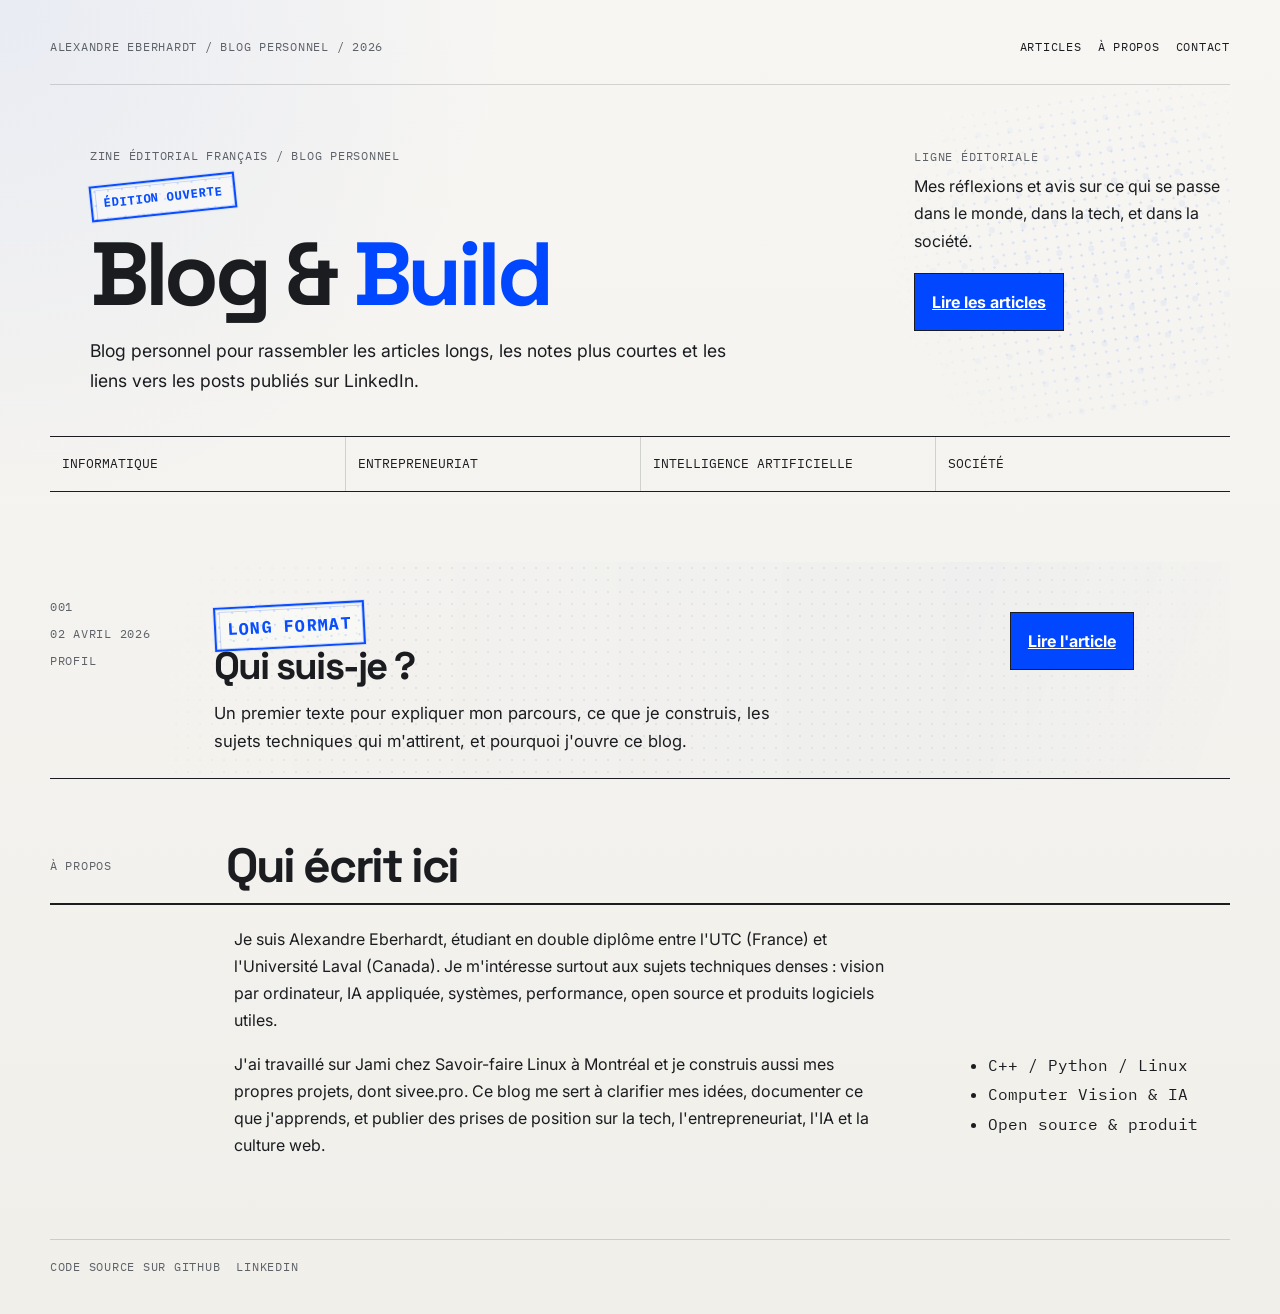
<file: index.html>
<!DOCTYPE html>
<html lang="fr">
  <head>
    <meta charset="UTF-8" />
    <meta name="viewport" content="width=device-width, initial-scale=1.0" />
    <title>Alexandre | Blog & Build</title>
    <meta
      name="description"
      content="Blog personnel éditorial. Articles, notes et liens vers les publications LinkedIn."
    />
    <link rel="preconnect" href="https://fonts.googleapis.com" />
    <link rel="preconnect" href="https://fonts.gstatic.com" crossorigin />
    <link
      href="https://fonts.googleapis.com/css2?family=IBM+Plex+Mono:wght@400;500;700&family=Inter:wght@400;500;600;700;800&family=Space+Grotesk:wght@500;700&display=swap"
      rel="stylesheet"
    />
    <link rel="stylesheet" href="./styles.css" />
  </head>
  <body class="home-page">
    <div class="page-grain" aria-hidden="true"></div>

    <header class="site-header">
      <p class="site-kicker">Alexandre Eberhardt / blog personnel / 2026</p>
      <nav class="site-nav" aria-label="Navigation principale">
        <a href="#articles">Articles</a>
        <a href="#about">À propos</a>
        <a href="./contact.html">Contact</a>
      </nav>
    </header>

    <main>
      <section class="hero">
        <div class="hero-copy">
          <p class="eyebrow">Zine éditorial français / blog personnel</p>
          <p class="stamp stamp-hero">Édition ouverte</p>
          <h1>
            Blog &
            <span>Build</span>
          </h1>
          <p class="hero-lead">
            Blog personnel pour rassembler les articles longs, les notes plus
            courtes et les liens vers les posts publiés sur LinkedIn.
          </p>
        </div>

        <div class="hero-note">
          <p class="meta">Ligne éditoriale</p>
          <p>
            Mes réflexions et avis sur ce qui se passe dans le monde, dans la tech, et dans la société.
          </p>
          <a class="button-link" href="#articles">Lire les articles</a>
        </div>
      </section>

      <section class="manifesto-band" aria-label="Ligne éditoriale">
        <p>Informatique</p>
        <p>Entrepreneuriat</p>
        <p>Intelligence artificielle</p>
        <p>Société</p>
      </section>

      <section class="articles-section" id="articles">
        <div class="archive-list">
          <article class="archive-item archive-item-featured">
            <div class="archive-meta">
              <p class="meta">001</p>
              <p class="meta">02 avril 2026</p>
              <p class="meta">profil</p>
            </div>
            <div class="archive-main">
              <p class="stamp stamp-inline">Long format</p>
              <h3>
                <a href="./articles/qui-suis-je.html">Qui suis-je ?</a>
              </h3>
              <p>
                Un premier texte pour expliquer mon parcours, ce que je
                construis, les sujets techniques qui m'attirent, et pourquoi
                j'ouvre ce blog.
              </p>
            </div>
            <div class="archive-actions">
              <a class="button-link" href="./articles/qui-suis-je.html">Lire l'article</a>
            </div>
          </article>
        </div>
      </section>

      <section class="about-section" id="about">
        <div class="section-heading">
          <p class="section-label">À propos</p>
          <h3>Qui écrit ici</h3>
        </div>

        <div class="about-layout">
          <p>
            Je suis Alexandre Eberhardt, étudiant en double diplôme entre
            l'UTC (France) et l'Université Laval (Canada). Je m'intéresse surtout aux sujets
            techniques denses : vision par ordinateur, IA appliquée, systèmes,
            performance, open source et produits logiciels utiles.
          </p>
          <p>
            J'ai travaillé sur Jami chez Savoir-faire Linux à Montréal et je
            construis aussi mes propres projets, dont sivee.pro. Ce blog me sert
            à clarifier mes idées, documenter ce que j'apprends, et publier des
            prises de position sur la tech, l'entrepreneuriat, l'IA et la culture
            web.
          </p>
          <ul class="about-list">
            <li>C++ / Python / Linux</li>
            <li>Computer Vision & IA</li>
            <li>Open source & produit</li>
          </ul>
        </div>
      </section>

    </main>

    <footer class="site-footer">
      <a
        class="text-link"
        href="https://github.com/alexandreeberhardt/BlogAndBuild"
        target="_blank"
        rel="noreferrer"
      >
        Code source sur GitHub
      </a>
      <a
        class="text-link"
        href="https://linkedin.com/in/alexandreeberhardt"
        target="_blank"
        rel="noreferrer"
      >
        LinkedIn
      </a>
    </footer>
  </body>
</html>
</file>
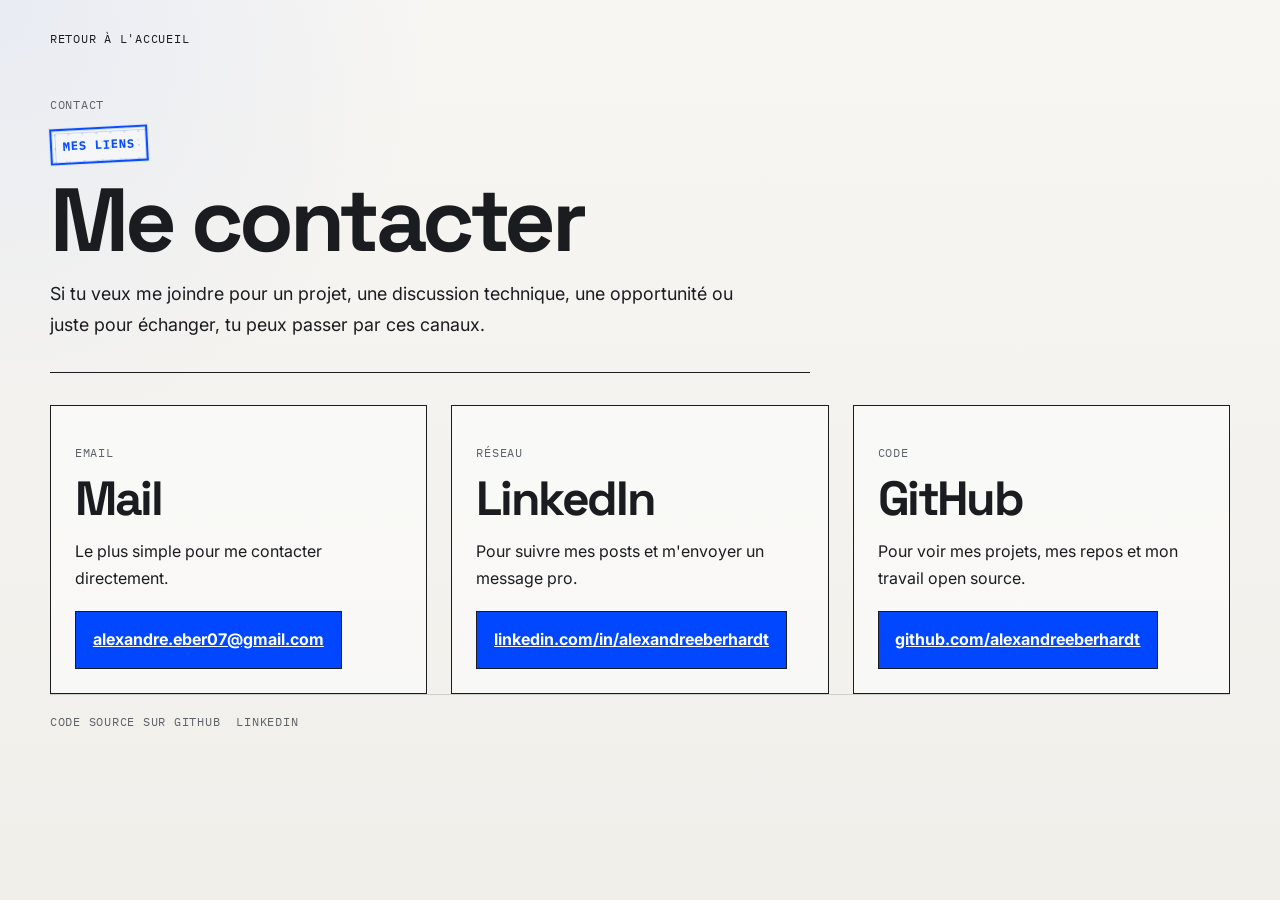
<file: contact.html>
<!DOCTYPE html>
<html lang="fr">
  <head>
    <meta charset="UTF-8" />
    <meta name="viewport" content="width=device-width, initial-scale=1.0" />
    <title>Contact | Alexandre Eberhardt</title>
    <meta
      name="description"
      content="Contacter Alexandre Eberhardt par email, LinkedIn ou GitHub."
    />
    <link rel="preconnect" href="https://fonts.googleapis.com" />
    <link rel="preconnect" href="https://fonts.gstatic.com" crossorigin />
    <link
      href="https://fonts.googleapis.com/css2?family=IBM+Plex+Mono:wght@400;500;700&family=Inter:wght@400;500;600;700;800&family=Space+Grotesk:wght@500;700&display=swap"
      rel="stylesheet"
    />
    <link rel="stylesheet" href="./styles.css" />
  </head>
  <body class="contact-page">
    <div class="page-grain" aria-hidden="true"></div>

    <main class="contact-shell">
      <a class="back-link" href="./index.html">Retour à l'accueil</a>

      <section class="contact-hero">
        <p class="eyebrow">Contact</p>
        <p class="stamp stamp-inline">Mes liens</p>
        <h1>Me contacter</h1>
        <p class="contact-lead">
          Si tu veux me joindre pour un projet, une discussion technique, une
          opportunité ou juste pour échanger, tu peux passer par ces canaux.
        </p>
      </section>

      <section class="contact-grid" aria-label="Coordonnées">
        <article class="contact-card">
          <p class="meta">Email</p>
          <h2>Mail</h2>
          <p>Le plus simple pour me contacter directement.</p>
          <a class="button-link" href="mailto:alexandre.eber07@gmail.com">
            alexandre.eber07@gmail.com
          </a>
        </article>

        <article class="contact-card">
          <p class="meta">Réseau</p>
          <h2>LinkedIn</h2>
          <p>Pour suivre mes posts et m'envoyer un message pro.</p>
          <a
            class="button-link"
            href="https://linkedin.com/in/alexandreeberhardt"
            target="_blank"
            rel="noreferrer"
          >
            linkedin.com/in/alexandreeberhardt
          </a>
        </article>

        <article class="contact-card">
          <p class="meta">Code</p>
          <h2>GitHub</h2>
          <p>Pour voir mes projets, mes repos et mon travail open source.</p>
          <a
            class="button-link"
            href="https://github.com/alexandreeberhardt"
            target="_blank"
            rel="noreferrer"
          >
            github.com/alexandreeberhardt
          </a>
        </article>
      </section>
    </main>

    <footer class="site-footer">
      <a
        class="text-link"
        href="https://github.com/alexandreeberhardt/BlogAndBuild"
        target="_blank"
        rel="noreferrer"
      >
        Code source sur GitHub
      </a>
      <a
        class="text-link"
        href="https://linkedin.com/in/alexandreeberhardt"
        target="_blank"
        rel="noreferrer"
      >
        LinkedIn
      </a>
    </footer>
  </body>
</html>
</file>
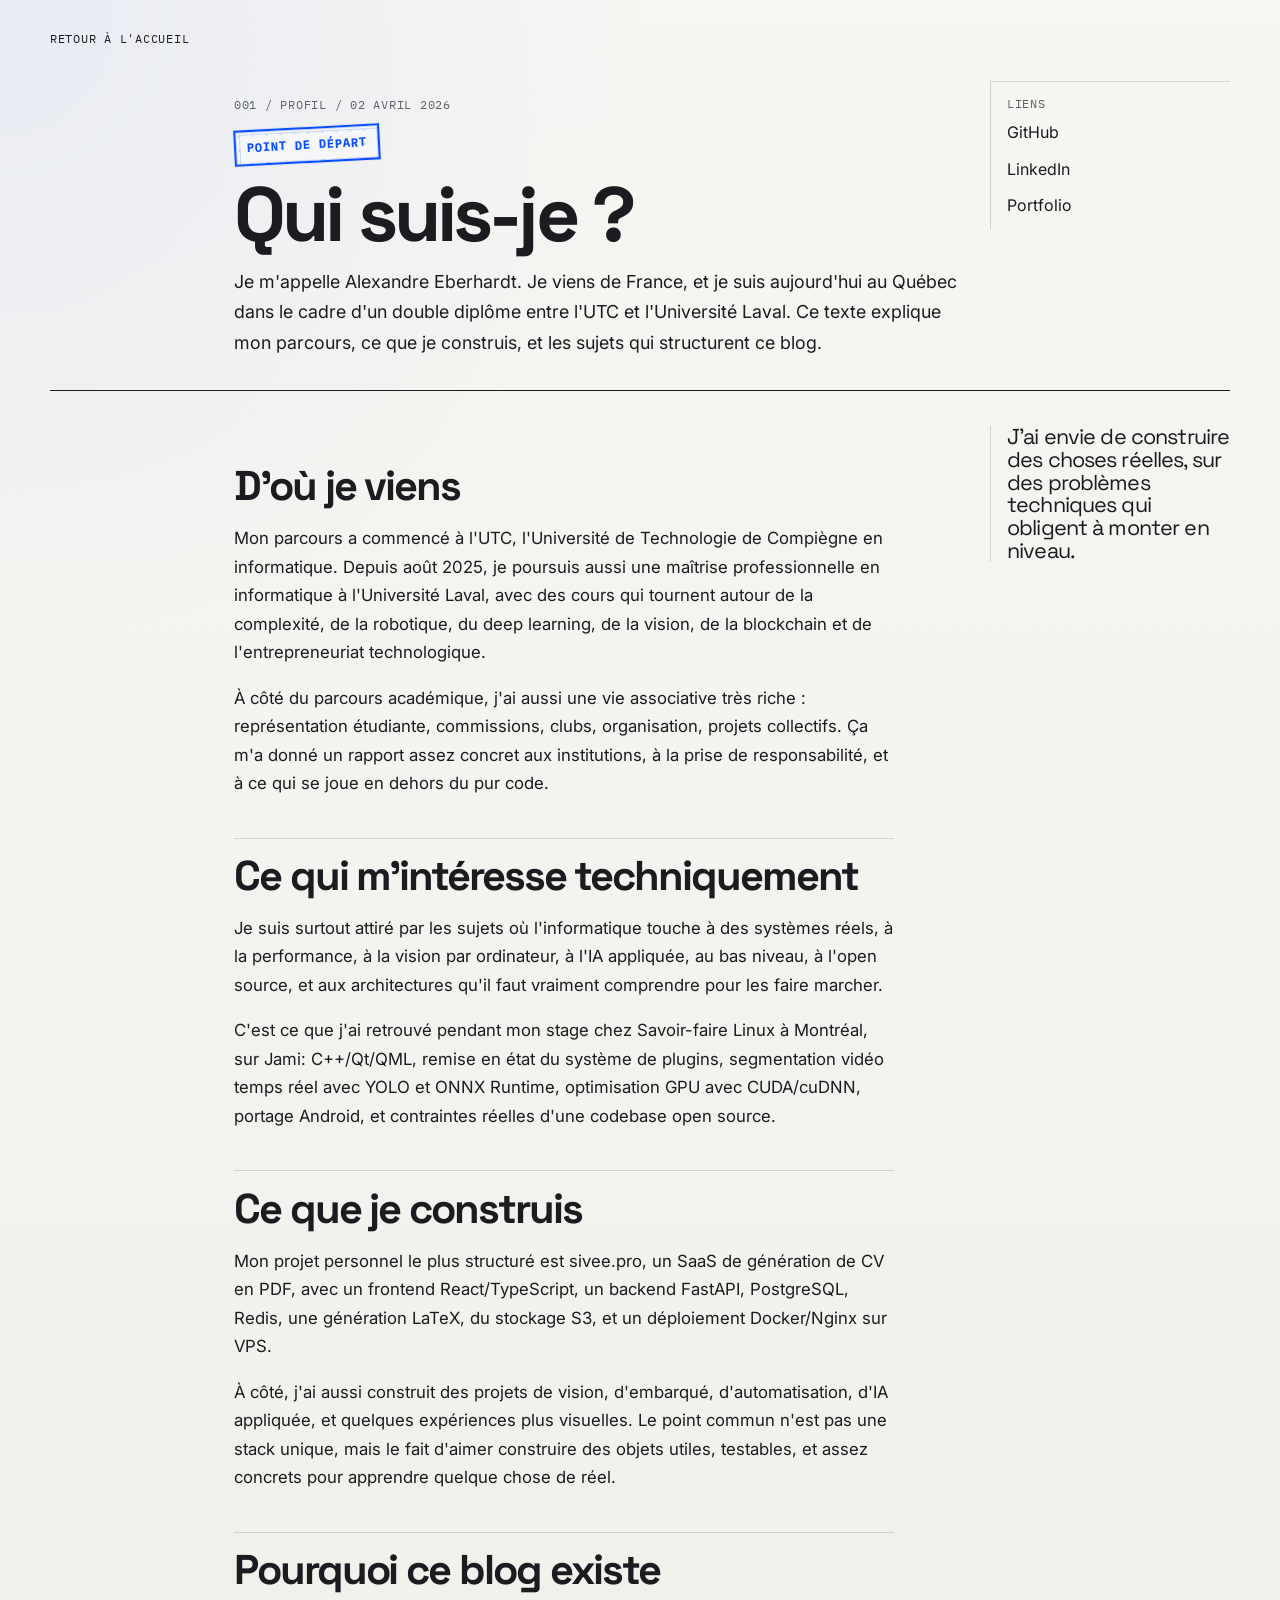
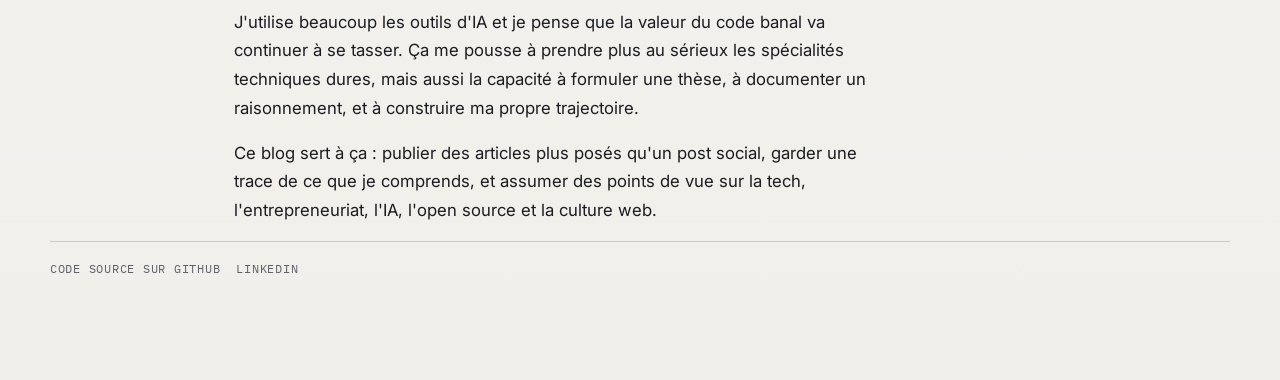
<file: articles/qui-suis-je.html>
<!DOCTYPE html>
<html lang="fr">
  <head>
    <meta charset="UTF-8" />
    <meta name="viewport" content="width=device-width, initial-scale=1.0" />
    <title>Qui suis-je ? | Alexandre Eberhardt</title>
    <meta
      name="description"
      content="Parcours, centres d'intérêt techniques, projets et intention derrière ce blog."
    />
    <link rel="preconnect" href="https://fonts.googleapis.com" />
    <link rel="preconnect" href="https://fonts.gstatic.com" crossorigin />
    <link
      href="https://fonts.googleapis.com/css2?family=IBM+Plex+Mono:wght@400;500;700&family=Inter:wght@400;500;600;700;800&family=Space+Grotesk:wght@500;700&display=swap"
      rel="stylesheet"
    />
    <link rel="stylesheet" href="../styles.css" />
  </head>
  <body class="article-page">
    <div class="page-grain" aria-hidden="true"></div>

    <main class="article-shell">
      <a class="back-link" href="../index.html">Retour à l'accueil</a>

      <section class="article-hero">
        <div>
          <p class="article-number">001 / profil / 02 avril 2026</p>
          <p class="stamp stamp-inline">Point de départ</p>
          <h1>Qui suis-je ?</h1>
          <p class="article-lead">
            Je m'appelle Alexandre Eberhardt. Je viens de France,
             et je suis aujourd'hui au Québec dans le cadre d'un double
            diplôme entre l'UTC et l'Université Laval. Ce texte explique mon
            parcours, ce que je construis, et les sujets qui structurent ce blog.
          </p>
        </div>

        <aside class="article-sidecard">
          <p class="meta">Liens</p>
          <p>
            <a class="text-link" href="https://github.com/alexandreeberhardt" target="_blank" rel="noreferrer"
              >GitHub</a
            >
          </p>
          <p>
            <a class="text-link" href="https://linkedin.com/in/alexandreeberhardt" target="_blank" rel="noreferrer"
              >LinkedIn</a
            >
          </p>
          <p>
            <a class="text-link" href="https://dashboard.alexeber.fr" target="_blank" rel="noreferrer"
              >Portfolio</a
            >
          </p>
        </aside>
      </section>

      <section class="article-content-grid">
        <article class="article-body">
          <h2>D'où je viens</h2>
          <p>
            Mon parcours a commencé à l'UTC, l'Université de Technologie de Compiègne
            en informatique. Depuis août 2025, je poursuis aussi une maîtrise
            professionnelle en informatique à l'Université Laval, avec des cours
            qui tournent autour de la complexité, de la robotique, du deep
            learning, de la vision, de la blockchain et de l'entrepreneuriat
            technologique.
          </p>
          <p>
            À côté du parcours académique, j'ai aussi une vie associative très riche :
            représentation étudiante, commissions, clubs, organisation, projets
            collectifs. Ça m'a donné un rapport assez concret aux institutions,
            à la prise de responsabilité, et à ce qui se joue en dehors du pur
            code.
          </p>

          <h2>Ce qui m'intéresse techniquement</h2>
          <p>
            Je suis surtout attiré par les sujets où l'informatique touche à des
            systèmes réels, à la performance, à la vision par ordinateur, à
            l'IA appliquée, au bas niveau, à l'open source, et aux architectures
            qu'il faut vraiment comprendre pour les faire marcher.
          </p>
          <p>
            C'est ce que j'ai retrouvé pendant mon stage chez Savoir-faire Linux
            à Montréal, sur Jami: C++/Qt/QML, remise en état du système de
            plugins, segmentation vidéo temps réel avec YOLO et ONNX Runtime,
            optimisation GPU avec CUDA/cuDNN, portage Android, et contraintes
            réelles d'une codebase open source.
          </p>

          <h2>Ce que je construis</h2>
          <p>
            Mon projet personnel le plus structuré est sivee.pro, un SaaS de
            génération de CV en PDF, avec un frontend React/TypeScript, un
            backend FastAPI, PostgreSQL, Redis, une génération LaTeX, du
            stockage S3, et un déploiement Docker/Nginx sur VPS.
          </p>
          <p>
            À côté, j'ai aussi construit des projets de vision, d'embarqué,
            d'automatisation, d'IA appliquée, et quelques expériences plus
            visuelles. Le point commun n'est pas une stack unique, mais le fait
            d'aimer construire des objets utiles, testables, et assez concrets
            pour apprendre quelque chose de réel.
          </p>

          <h2>Pourquoi ce blog existe</h2>
          <p>
            J'utilise beaucoup les outils d'IA et je pense que la valeur du code
            banal va continuer à se tasser. Ça me pousse à prendre plus au
            sérieux les spécialités techniques dures, mais aussi la capacité à
            formuler une thèse, à documenter un raisonnement, et à construire ma
            propre trajectoire.
          </p>
          <p>
            Ce blog sert à ça : publier des articles plus posés qu'un post
            social, garder une trace de ce que je comprends, et assumer des
            points de vue sur la tech, l'entrepreneuriat, l'IA, l'open source et
            la culture web.
          </p>
        </article>

        <aside class="article-pullquote">
          <p>
            J'ai envie de construire des choses réelles, sur des problèmes
            techniques qui obligent à monter en niveau.
          </p>
        </aside>
      </section>
    </main>

    <footer class="site-footer">
      <a
        class="text-link"
        href="https://github.com/alexandreeberhardt/BlogAndBuild"
        target="_blank"
        rel="noreferrer"
      >
        Code source sur GitHub
      </a>
      <a
        class="text-link"
        href="https://linkedin.com/in/alexandreeberhardt"
        target="_blank"
        rel="noreferrer"
      >
        LinkedIn
      </a>
    </footer>
  </body>
</html>
</file>
<file: styles.css>
:root {
  --bg: #f7f6f3;
  --bg-strong: #f0efea;
  --surface: rgba(255, 255, 255, 0.52);
  --text: #1a1c20;
  --muted: #5d6168;
  --line: rgba(26, 28, 32, 0.16);
  --line-strong: #1a1c20;
  --accent: #0047ff;
  --accent-soft: rgba(0, 71, 255, 0.08);
  --font-display: "Space Grotesk", "Arial Black", sans-serif;
  --font-body: "Inter", Arial, sans-serif;
  --font-mono: "IBM Plex Mono", monospace;
  --content-width: 1180px;
  --reading-width: 66ch;
  --halftone-dark: rgba(26, 28, 32, 0.12);
  --halftone-accent: rgba(0, 71, 255, 0.15);
}

*,
*::before,
*::after {
  box-sizing: border-box;
}

html {
  scroll-behavior: smooth;
}

body {
  margin: 0;
  min-height: 100vh;
  color: var(--text);
  font-family: var(--font-body);
  line-height: 1.7;
  background:
    radial-gradient(circle at top left, rgba(0, 71, 255, 0.06), transparent 28%),
    linear-gradient(180deg, var(--bg) 0%, var(--bg-strong) 100%);
}

img {
  display: block;
  max-width: 100%;
}

a {
  color: inherit;
}

.page-grain {
  position: fixed;
  inset: 0;
  pointer-events: none;
  opacity: 0.04;
  background-image:
    radial-gradient(rgba(0, 0, 0, 0.18) 0.45px, transparent 0.45px),
    radial-gradient(rgba(0, 0, 0, 0.08) 0.45px, transparent 0.45px);
  background-position: 0 0, 9px 11px;
  background-size: 14px 14px, 17px 17px;
  mix-blend-mode: multiply;
}

.site-header,
main {
  position: relative;
  z-index: 1;
}

.site-header,
.hero,
.manifesto-band,
.articles-section,
.about-section,
.site-footer,
.article-shell {
  width: min(calc(100% - 2rem), var(--content-width));
  margin-inline: auto;
}

.site-header {
  display: flex;
  justify-content: space-between;
  align-items: baseline;
  gap: 1rem;
  padding: 1.5rem 0 0.85rem;
  border-bottom: 1px solid var(--line);
}

.site-kicker,
.meta,
.section-label,
.eyebrow,
.site-nav,
.article-number,
.back-link {
  font-family: var(--font-mono);
  font-size: 0.78rem;
  letter-spacing: 0.06em;
  text-transform: uppercase;
}

.site-kicker,
.meta,
.section-label,
.eyebrow,
.article-number {
  color: var(--muted);
}

.site-nav {
  display: flex;
  flex-wrap: wrap;
  gap: 1rem;
}

.site-nav a,
.text-link,
.archive-main h3 a,
.back-link {
  text-decoration: none;
}

.site-nav a:hover,
.site-nav a:focus-visible,
.text-link:hover,
.text-link:focus-visible,
.archive-item:hover h3,
.archive-item:focus-within h3 {
  color: var(--accent);
}

.hero {
  position: relative;
  overflow: hidden;
  display: grid;
  grid-template-columns: minmax(0, 1.45fr) minmax(240px, 0.55fr);
  gap: 2rem;
  padding: 3rem 0 2.5rem;
  align-items: end;
}

.hero::after {
  content: "";
  position: absolute;
  right: -6rem;
  top: 0.5rem;
  width: 28rem;
  height: 20rem;
  pointer-events: none;
  background-image:
    radial-gradient(circle, var(--halftone-accent) 0 1.2px, transparent 1.2px),
    radial-gradient(circle, rgba(0, 71, 255, 0.06) 0 3.5px, transparent 3.5px);
  background-size: 11px 11px, 32px 32px;
  background-position: 0 0, 6px 10px;
  mix-blend-mode: multiply;
  opacity: 0.85;
  transform: rotate(-8deg);
  mask-image: radial-gradient(circle at center, black 30%, transparent 78%);
}

.hero-copy {
  position: relative;
  z-index: 1;
  padding-left: clamp(0rem, 4vw, 2.5rem);
}

.stamp {
  display: inline-flex;
  align-items: center;
  justify-content: center;
  position: relative;
  width: fit-content;
  max-width: 100%;
  padding: 0.38rem 0.7rem 0.34rem;
  border: 2px solid var(--accent);
  color: var(--accent);
  font-family: var(--font-mono);
  font-size: 0.76rem;
  font-weight: 700;
  letter-spacing: 0.08em;
  text-transform: uppercase;
  background:
    radial-gradient(circle at 20% 30%, rgba(0, 71, 255, 0.16) 0 1px, transparent 1px),
    radial-gradient(circle at 80% 70%, rgba(0, 71, 255, 0.12) 0 1px, transparent 1px),
    rgba(255, 255, 255, 0.45);
  background-size: 14px 14px, 18px 18px, auto;
  box-shadow:
    inset 0 0 0 1px rgba(0, 71, 255, 0.2),
    0 0 0 1px rgba(0, 71, 255, 0.08);
  opacity: 0.96;
  mix-blend-mode: multiply;
  filter: saturate(1.05) contrast(1.02);
}

.stamp::before,
.stamp::after {
  content: "";
  position: absolute;
  inset: 0;
  pointer-events: none;
}

.stamp::before {
  border: 1px solid rgba(0, 71, 255, 0.38);
  transform: translate(2px, 2px) scale(0.98);
  opacity: 0.55;
}

.stamp::after {
  inset: 18% 10%;
  background-image: radial-gradient(rgba(0, 71, 255, 0.16) 0 0.7px, transparent 0.7px);
  background-size: 9px 9px;
  opacity: 0.4;
  mix-blend-mode: multiply;
}

.stamp-hero {
  margin: 0 0 1rem;
  transform: rotate(-6deg);
}

.stamp-inline {
  margin: 0 0 0.9rem;
  transform: rotate(-3deg);
}

.hero h1,
.section-heading h2,
.section-heading h3,
.archive-main h3,
.article-hero h1,
.article-body h2 {
  margin: 0;
  font-family: var(--font-display);
  font-weight: 700;
  letter-spacing: -0.05em;
}

.hero h1 {
  max-width: 11ch;
  font-size: clamp(3.2rem, 7vw, 6.5rem);
  line-height: 0.96;
}

.hero h1 span {
  color: var(--accent);
}

.hero-lead {
  max-width: 42rem;
  margin: 1.2rem 0 0;
  font-size: 1.1rem;
}

.hero-note {
  position: relative;
  z-index: 1;
  align-self: start;
  padding-top: 0.5rem;
}

.hero-note p {
  margin: 0.35rem 0 0;
}

.button-link,
.text-link,
.back-link {
  display: inline-flex;
  align-items: center;
  gap: 0.35rem;
}

.button-link {
  margin-top: 1.15rem;
  padding: 0.9rem 1.05rem;
  border: 1px solid var(--line-strong);
  background: var(--accent);
  color: #ffffff;
  font-weight: 700;
}

.button-link:hover,
.button-link:focus-visible {
  background: #0039cd;
}

.text-link {
  padding-bottom: 0.15rem;
  border-bottom: 2px solid transparent;
}

.text-link:hover,
.text-link:focus-visible,
.back-link:hover,
.back-link:focus-visible {
  border-color: currentColor;
}

.manifesto-band {
  position: relative;
  overflow: hidden;
  display: grid;
  grid-template-columns: repeat(4, 1fr);
  gap: 0;
  margin-bottom: 4rem;
  border-top: 1px solid var(--line-strong);
  border-bottom: 1px solid var(--line-strong);
}

.manifesto-band::after {
  content: "";
  position: absolute;
  inset: 0;
  pointer-events: none;
  background-image: radial-gradient(circle, var(--halftone-dark) 0 0.7px, transparent 0.7px);
  background-size: 10px 10px;
  opacity: 0.35;
  mask-image: linear-gradient(90deg, transparent, black 22%, black 78%, transparent);
}

.manifesto-band p {
  position: relative;
  z-index: 1;
  margin: 0;
  padding: 1rem 0.75rem;
  font-family: var(--font-mono);
  font-size: 0.82rem;
  text-transform: uppercase;
}

.manifesto-band p + p {
  border-left: 1px solid var(--line);
}


.section-heading {
  display: grid;
  grid-template-columns: 160px 1fr;
  gap: 1rem;
  align-items: end;
  padding-bottom: 0.9rem;
  border-bottom: 2px solid var(--line-strong);
}

.section-heading h2 {
  font-size: clamp(2.2rem, 5vw, 4.2rem);
  line-height: 0.94;
}

.section-heading h3 {
  font-size: clamp(1.8rem, 4vw, 3rem);
  line-height: 0.96;
}

.articles-section {
  padding-bottom: 4rem;
}

.archive-list {
  padding-top: 0.35rem;
}

.archive-item {
  display: grid;
  grid-template-columns: 140px minmax(0, 1fr) 220px;
  gap: 1.5rem;
  align-items: start;
  padding: 1.4rem 0;
  border-bottom: 1px solid var(--line-strong);
}

.archive-item-featured {
  position: relative;
  padding-top: 1.8rem;
}

.archive-item-featured::before {
  content: "";
  position: absolute;
  inset: 0 0 0 7.5rem;
  pointer-events: none;
  background:
    radial-gradient(circle, var(--halftone-dark) 0 0.8px, transparent 0.8px),
    linear-gradient(90deg, transparent 0%, rgba(0, 71, 255, 0.05) 100%);
  background-size: 12px 12px, auto;
  background-position: 0 0, 0 0;
  opacity: 0.5;
  mask-image: linear-gradient(110deg, transparent 0%, black 22%, black 72%, transparent 100%);
}

.archive-item-featured > * {
  position: relative;
  z-index: 1;
}

.archive-meta {
  padding-top: 0.35rem;
}

.archive-meta p {
  margin: 0 0 0.35rem;
}

.archive-main h3 {
  max-width: 16ch;
  font-size: clamp(1.7rem, 3vw, 3rem);
  line-height: 1;
}

.archive-main p {
  max-width: 56ch;
  margin: 0.8rem 0 0;
  font-size: 1.04rem;
}

.archive-actions {
  display: flex;
  flex-direction: column;
  align-items: flex-start;
  gap: 0.8rem;
  padding-top: 0.2rem;
}

.about-section {
  padding-bottom: 5rem;
}

.about-layout {
  display: grid;
  grid-template-columns: 160px minmax(0, 1fr) 260px;
  gap: 1rem 1.5rem;
  padding-top: 1.3rem;
}

.about-layout p {
  grid-column: 2;
  max-width: var(--reading-width);
  margin: 0;
}

.about-list {
  grid-column: 3;
  margin: 0;
  padding-left: 1.1rem;
  font-family: var(--font-mono);
  line-height: 1.85;
}

.site-footer {
  position: relative;
  z-index: 1;
  display: flex;
  flex-wrap: wrap;
  gap: 1rem;
  padding: 1rem 0 2rem;
  border-top: 1px solid var(--line);
  font-family: var(--font-mono);
  font-size: 0.78rem;
  letter-spacing: 0.06em;
  text-transform: uppercase;
  color: var(--muted);
}

.article-page {
  padding-bottom: 4rem;
}

.article-shell {
  padding-top: 1.5rem;
}

.back-link {
  margin-bottom: 2rem;
}

.article-hero {
  display: grid;
  grid-template-columns: 160px minmax(0, 1fr) 240px;
  gap: 1.5rem;
  align-items: start;
  padding-bottom: 2rem;
  margin-bottom: 2.2rem;
  border-bottom: 1px solid var(--line-strong);
}

.article-hero > div {
  grid-column: 2;
}

.article-hero h1 {
  max-width: 12ch;
  font-size: clamp(2.8rem, 6vw, 5.3rem);
  line-height: 0.95;
}

.article-lead {
  max-width: var(--reading-width);
  margin: 1rem 0 0;
  font-size: 1.12rem;
}

.article-sidecard {
  grid-column: 3;
  padding-top: 0.4rem;
  border-top: 1px solid var(--line);
  border-left: 1px solid var(--line);
  padding-left: 1rem;
}

.article-sidecard p {
  margin: 0.3rem 0;
}

.article-content-grid {
  display: grid;
  grid-template-columns: 160px minmax(0, 1fr) 240px;
  gap: 1.5rem;
}


.article-body {
  grid-column: 2;
  max-width: var(--reading-width);
}

.article-body h2 {
  margin: 2.5rem 0 0.9rem;
  font-size: clamp(1.7rem, 3.5vw, 2.6rem);
  line-height: 0.98;
}

.article-body h2:not(:first-of-type) {
  padding-top: 1.1rem;
  border-top: 1px solid var(--line);
}

.article-body p,
.article-body li {
  font-size: 1.05rem;
}

.article-body ul {
  padding-left: 1.1rem;
}

.article-pullquote {
  grid-column: 3;
  align-self: start;
  position: sticky;
  top: 1.5rem;
  padding-left: 1rem;
  border-left: 1px solid var(--line);
}

.article-pullquote p {
  margin: 0;
  font-family: var(--font-display);
  font-size: 1.35rem;
  line-height: 1.05;
  letter-spacing: -0.04em;
}

.contact-page {
  padding-bottom: 4rem;
}

.contact-shell {
  position: relative;
  z-index: 1;
  width: min(calc(100% - 2rem), var(--content-width));
  margin-inline: auto;
  padding-top: 1.5rem;
}

.contact-hero {
  max-width: 760px;
  padding-bottom: 2rem;
  margin-bottom: 2rem;
  border-bottom: 1px solid var(--line-strong);
}

.contact-hero h1,
.contact-card h2 {
  margin: 0;
  font-family: var(--font-display);
  font-weight: 700;
  letter-spacing: -0.05em;
}

.contact-hero h1 {
  font-size: clamp(3rem, 7vw, 5.8rem);
  line-height: 0.95;
}

.contact-lead {
  max-width: var(--reading-width);
  margin: 1rem 0 0;
  font-size: 1.12rem;
}

.contact-grid {
  display: grid;
  grid-template-columns: repeat(3, minmax(0, 1fr));
  gap: 1.5rem;
}

.contact-card {
  position: relative;
  overflow: hidden;
  padding: 1.5rem;
  border: 1px solid var(--line-strong);
  background: var(--surface);
}

.contact-card::after {
  content: "";
  position: absolute;
  inset: 0;
  pointer-events: none;
  background-image: radial-gradient(circle, var(--halftone-dark) 0 0.7px, transparent 0.7px);
  background-size: 10px 10px;
  opacity: 0.3;
  mask-image: linear-gradient(135deg, transparent 0%, black 40%, black 100%);
}

.contact-card > * {
  position: relative;
  z-index: 1;
}

.contact-card h2 {
  font-size: clamp(2rem, 4vw, 3rem);
  line-height: 0.96;
}

.contact-card p:last-of-type {
  margin-bottom: 0;
}

.contact-card .button-link {
  max-width: 100%;
  overflow-wrap: anywhere;
}

@media (max-width: 980px) {
  .hero,
  .section-heading,
  .archive-item,
  .about-layout,
  .article-hero,
  .article-content-grid,
  .manifesto-band,
  .contact-grid {
    grid-template-columns: 1fr;
  }

  .hero-copy,
  .article-hero > div,
  .article-body,
  .about-layout p,
  .about-list,
  .article-sidecard,
  .article-pullquote {
    grid-column: auto;
    padding-left: 0;
    border-left: 0;
  }

  .manifesto-band p + p {
    border-left: 0;
    border-top: 1px solid var(--line);
  }

  .archive-item,
  .archive-actions {
    gap: 0.9rem;
  }

  .archive-actions {
    flex-direction: row;
    flex-wrap: wrap;
  }

  .article-pullquote {
    position: static;
    padding-top: 0.5rem;
    border-top: 1px solid var(--line);
  }

  .hero::after {
    right: -9rem;
    width: 22rem;
    height: 16rem;
    opacity: 0.65;
  }

  .archive-item-featured::before {
    inset: 0;
  }
}

@media (max-width: 640px) {
  .site-header {
    flex-direction: column;
    align-items: flex-start;
  }

  .hero {
    padding-top: 2.2rem;
  }

  .hero h1,
  .section-heading h2,
  .section-heading h3,
  .archive-main h3,
  .article-hero h1 {
    max-width: 100%;
  }

  .hero::after {
    right: -8rem;
    top: 2rem;
    width: 18rem;
    height: 12rem;
  }
}
</file>
